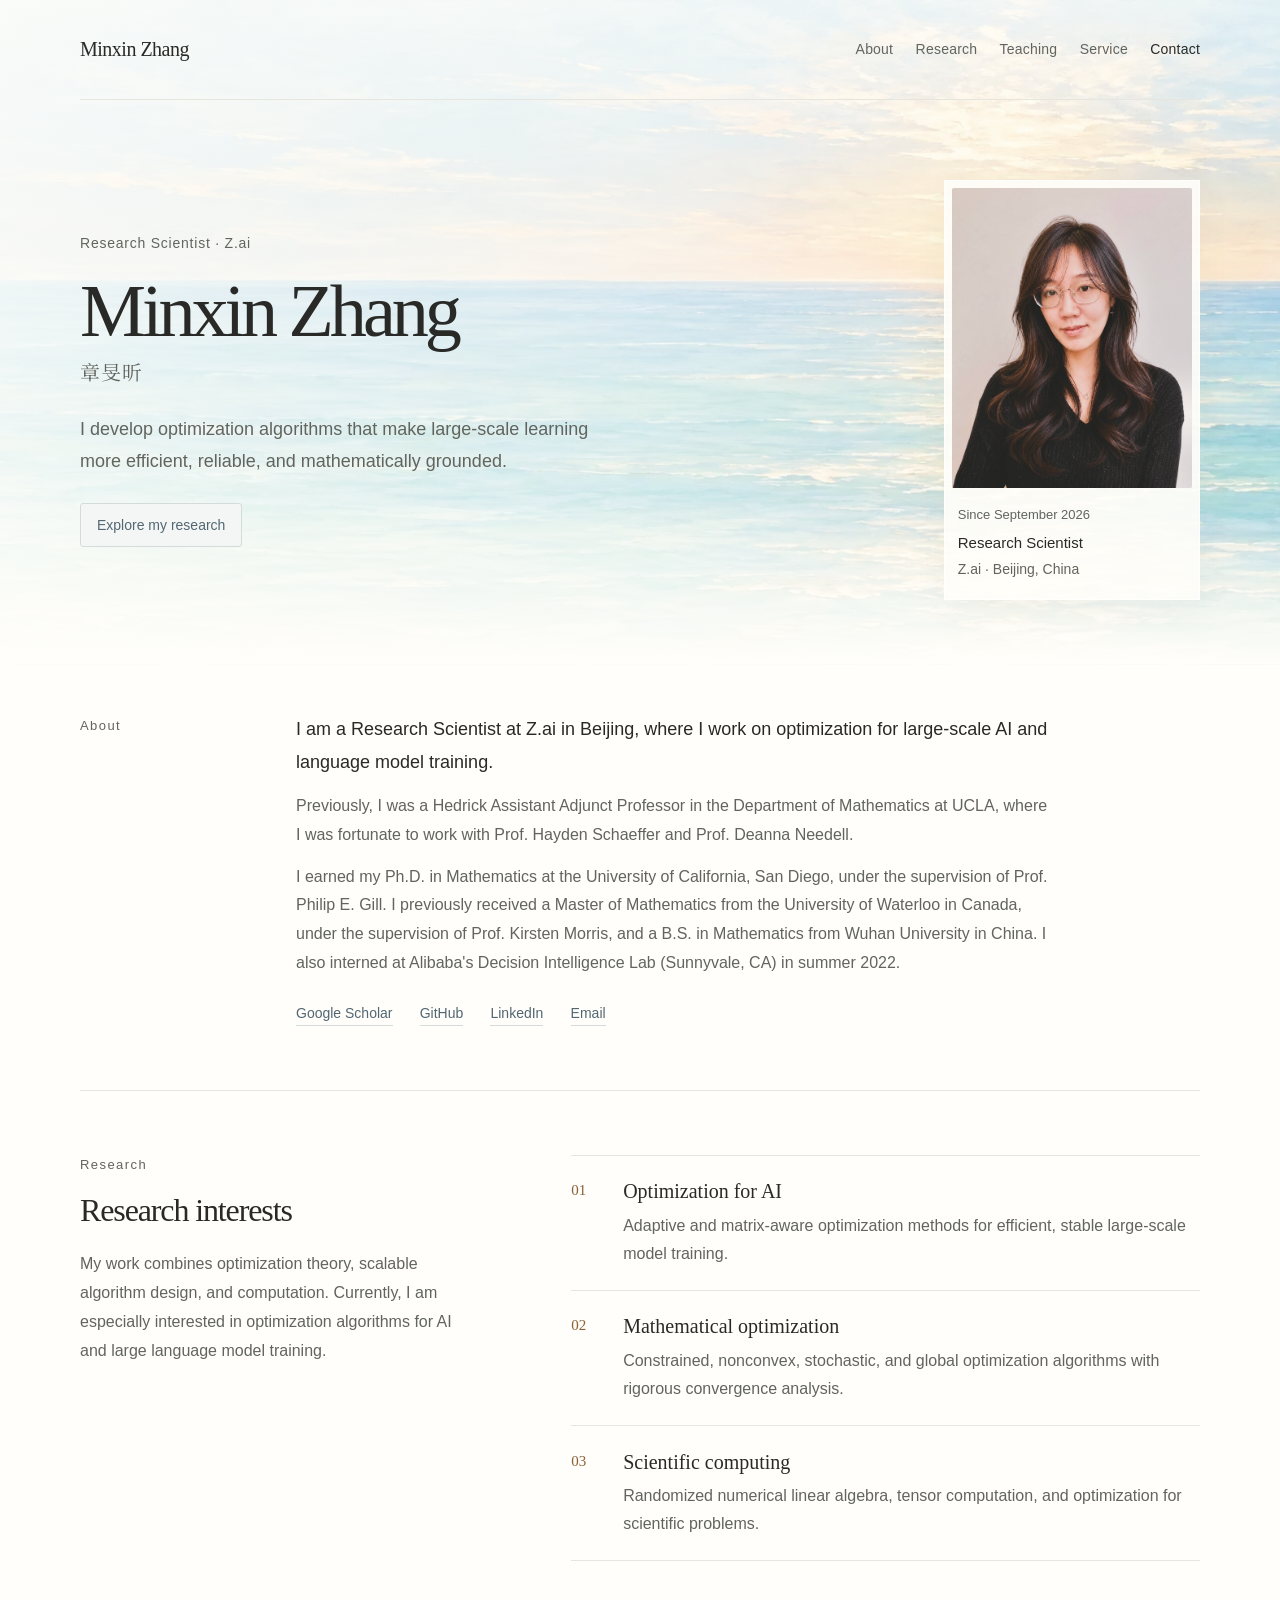
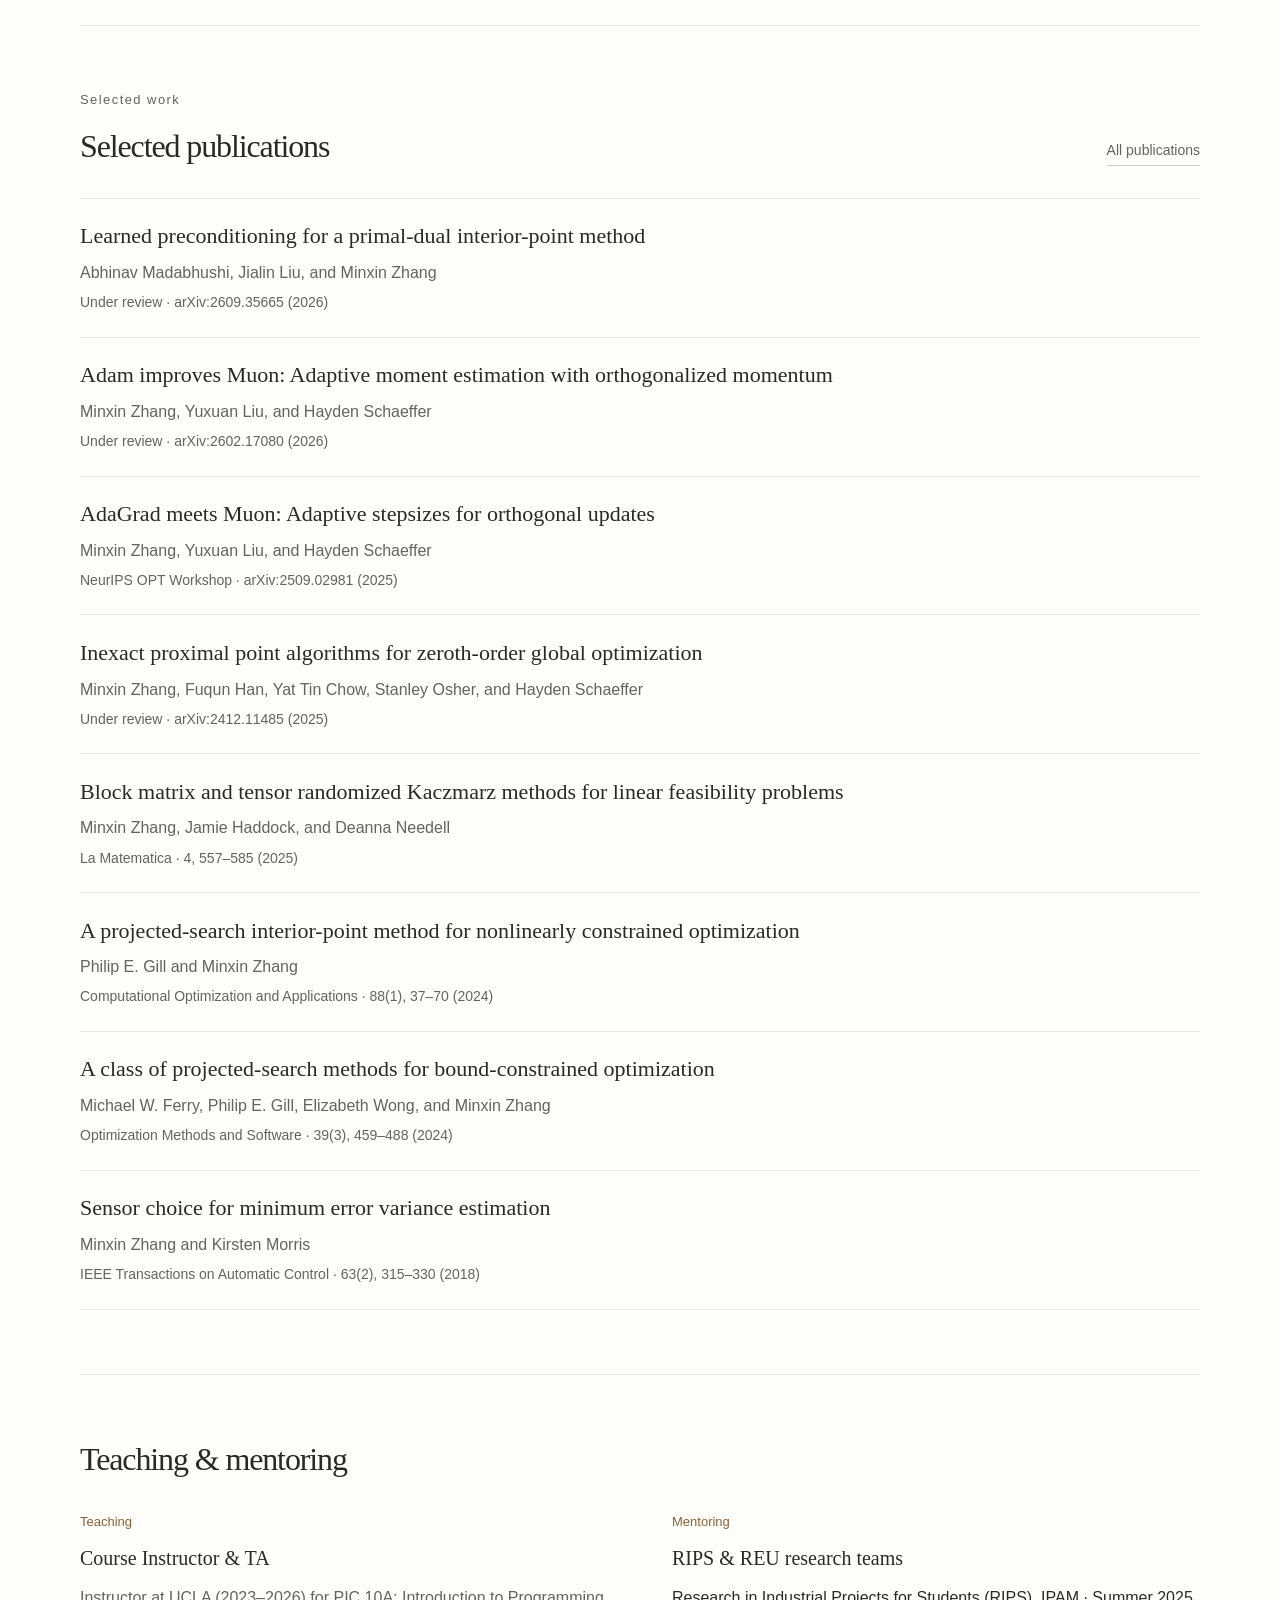
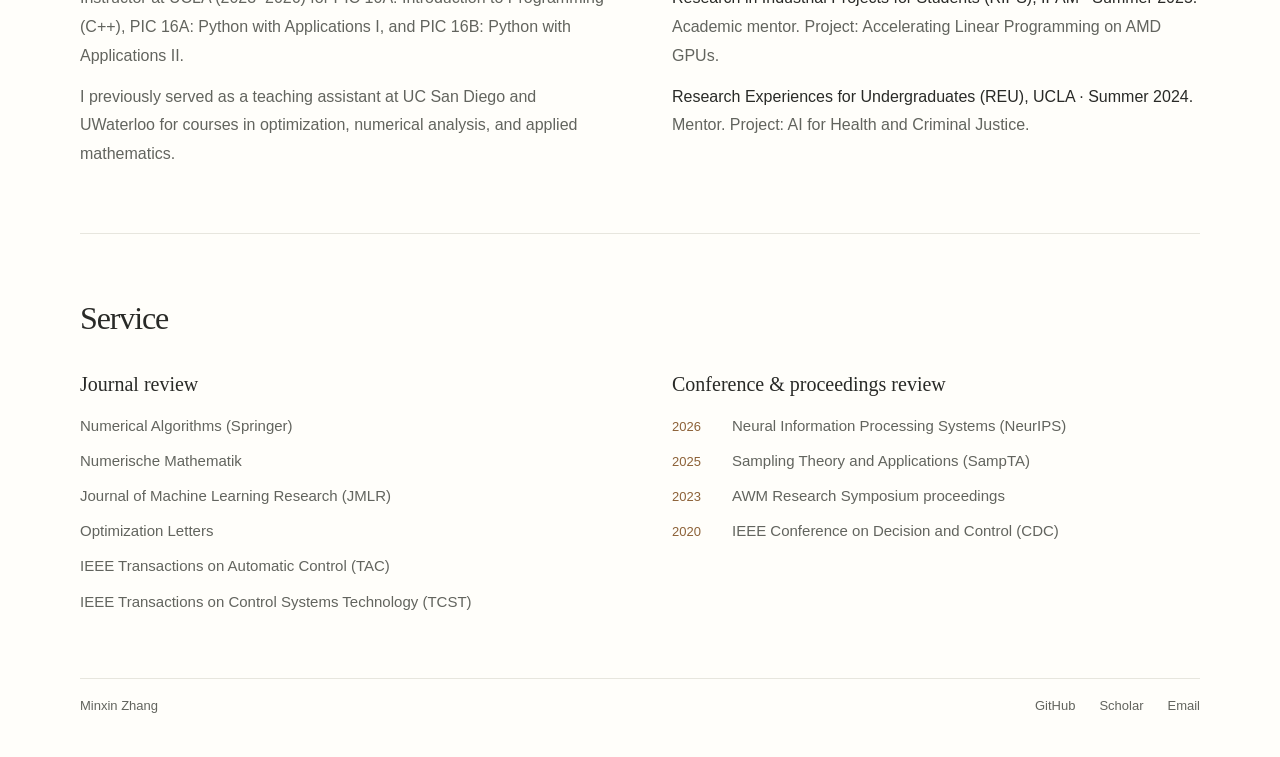
<file: index.html>
<!doctype html>
<html lang="en">
<head>
  <meta charset="utf-8">
  <meta name="viewport" content="width=device-width, initial-scale=1">
  <title>Minxin Zhang | Research Scientist at Z.ai</title>
  <meta name="description" content="Minxin Zhang is a Research Scientist at Z.ai in Beijing, working on large-scale AI training, matrix-aware optimization, and scientific computing.">
  <link rel="canonical" href="https://minxin-zhg.github.io/">
  <link rel="icon" href="./assets/favicon.svg" type="image/svg+xml">
  <link rel="stylesheet" href="./styles.css">
</head>
<body class="antialiased">
<main><div class="opening"><div class="hero-atmosphere" aria-hidden="true"></div><header class="site-header"><a class="wordmark" href="#top" aria-label="Minxin Zhang, home"><span lang="en">Minxin Zhang</span></a><nav class="nav" aria-label="Primary navigation"><a href="#about">About</a><a href="#research">Research</a><a href="#teaching">Teaching</a><a href="#service">Service</a><a class="nav-contact" href="mailto:zhangmx815@gmail.com">Contact</a></nav></header><section class="hero" id="top"><div class="hero-copy"><p class="eyebrow">Research Scientist · <span lang="en">Z.ai</span></p><h1 lang="en">Minxin Zhang</h1><p class="hero-chinese-name" lang="zh-CN">章旻昕</p><p class="hero-lede">I develop optimization algorithms that make large-scale learning more efficient, reliable, and mathematically grounded.</p><div class="hero-actions"><a class="button button-dark" href="#research">Explore my research</a></div></div><div class="portrait-column"><div class="portrait-wrap"><img class="portrait" src="./assets/minxin-zhang.jpg" alt="Portrait of Minxin Zhang" width="1179" height="1473"/></div><div class="position-card"><div><p>Since September 2026</p><strong>Research Scientist</strong><span>Z.ai · Beijing, China</span></div></div></div></section></div><section class="intro-band" id="about" aria-label="About"><p class="section-kicker">About</p><div><p class="intro-statement">I am a Research Scientist at Z.ai in Beijing, where I work on optimization for large-scale AI and language model training.</p><p class="intro-background">Previously, I was a Hedrick Assistant Adjunct Professor in the Department of Mathematics at UCLA, where I was fortunate to work with Prof. Hayden Schaeffer and Prof. Deanna Needell.</p><p class="intro-background">I earned my Ph.D. in Mathematics at the University of California, San Diego, under the supervision of Prof. Philip E. Gill. I previously received a Master of Mathematics from the University of Waterloo in Canada, under the supervision of Prof. Kirsten Morris, and a B.S. in Mathematics from Wuhan University in China. I also interned at Alibaba&#x27;s Decision Intelligence Lab (Sunnyvale, CA) in summer 2022.</p><div class="social-row"><a href="https://scholar.google.com/citations?hl=en&amp;user=JcPhmq8AAAAJ" lang="en">Google Scholar</a><a href="https://github.com/minxin-zhg" lang="en">GitHub</a><a href="https://www.linkedin.com/in/minxin-zhang" lang="en">LinkedIn</a><a href="mailto:zhangmx815@gmail.com">Email</a></div></div></section><section class="focus-section" id="research" aria-labelledby="research-title"><div class="focus-intro"><p class="section-kicker">Research</p><h2 id="research-title">Research interests</h2><p>My work combines optimization theory, scalable algorithm design, and computation. Currently, I am especially interested in optimization algorithms for AI and large language model training.</p></div><div class="focus-grid"><article class="focus-card"><span>01</span><h3>Optimization for AI</h3><p>Adaptive and matrix-aware optimization methods for efficient, stable large-scale model training.</p></article><article class="focus-card"><span>02</span><h3>Mathematical optimization</h3><p>Constrained, nonconvex, stochastic, and global optimization algorithms with rigorous convergence analysis.</p></article><article class="focus-card"><span>03</span><h3>Scientific computing</h3><p>Randomized numerical linear algebra, tensor computation, and optimization for scientific problems.</p></article></div></section><section class="research-section" id="publications" aria-labelledby="publications-title"><div class="section-heading"><div><p class="section-kicker">Selected work</p><h2 id="publications-title">Selected publications</h2></div><a class="text-link" href="https://scholar.google.com/citations?hl=en&amp;user=JcPhmq8AAAAJ">All publications</a></div><div class="publication-list"><a class="publication" href="https://arxiv.org/abs/2609.35665"><div class="publication-main"><h3 lang="en">Learned preconditioning for a primal-dual interior-point method</h3><p class="publication-authors" lang="en">Abhinav Madabhushi, Jialin Liu, and Minxin Zhang</p><p class="publication-venue"><span lang="en">Under review</span> · <span lang="en">arXiv:2609.35665</span> <time dateTime="2026">(2026)</time></p></div></a><a class="publication" href="https://arxiv.org/abs/2602.17080"><div class="publication-main"><h3 lang="en">Adam improves Muon: Adaptive moment estimation with orthogonalized momentum</h3><p class="publication-authors" lang="en">Minxin Zhang, Yuxuan Liu, and Hayden Schaeffer</p><p class="publication-venue"><span lang="en">Under review</span> · <span lang="en">arXiv:2602.17080</span> <time dateTime="2026">(2026)</time></p></div></a><a class="publication" href="https://arxiv.org/abs/2509.02981"><div class="publication-main"><h3 lang="en">AdaGrad meets Muon: Adaptive stepsizes for orthogonal updates</h3><p class="publication-authors" lang="en">Minxin Zhang, Yuxuan Liu, and Hayden Schaeffer</p><p class="publication-venue"><span lang="en">NeurIPS OPT Workshop</span> · <span lang="en">arXiv:2509.02981</span> <time dateTime="2025">(2025)</time></p></div></a><a class="publication" href="https://arxiv.org/abs/2412.11485"><div class="publication-main"><h3 lang="en">Inexact proximal point algorithms for zeroth-order global optimization</h3><p class="publication-authors" lang="en">Minxin Zhang, Fuqun Han, Yat Tin Chow, Stanley Osher, and Hayden Schaeffer</p><p class="publication-venue"><span lang="en">Under review</span> · <span lang="en">arXiv:2412.11485</span> <time dateTime="2025">(2025)</time></p></div></a><a class="publication" href="https://link.springer.com/article/10.1007/s44007-025-00163-z"><div class="publication-main"><h3 lang="en">Block matrix and tensor randomized Kaczmarz methods for linear feasibility problems</h3><p class="publication-authors" lang="en">Minxin Zhang, Jamie Haddock, and Deanna Needell</p><p class="publication-venue"><span lang="en">La Matematica</span> · <span lang="en">4, 557–585</span> <time dateTime="2025">(2025)</time></p></div></a><a class="publication" href="https://doi.org/10.1007/s10589-023-00549-1"><div class="publication-main"><h3 lang="en">A projected-search interior-point method for nonlinearly constrained optimization</h3><p class="publication-authors" lang="en">Philip E. Gill and Minxin Zhang</p><p class="publication-venue"><span lang="en">Computational Optimization and Applications</span> · <span lang="en">88(1), 37–70</span> <time dateTime="2024">(2024)</time></p></div></a><a class="publication" href="https://doi.org/10.1080/10556788.2023.2241769"><div class="publication-main"><h3 lang="en">A class of projected-search methods for bound-constrained optimization</h3><p class="publication-authors" lang="en">Michael W. Ferry, Philip E. Gill, Elizabeth Wong, and Minxin Zhang</p><p class="publication-venue"><span lang="en">Optimization Methods and Software</span> · <span lang="en">39(3), 459–488</span> <time dateTime="2024">(2024)</time></p></div></a><a class="publication" href="https://doi.org/10.1109/TAC.2017.2714643"><div class="publication-main"><h3 lang="en">Sensor choice for minimum error variance estimation</h3><p class="publication-authors" lang="en">Minxin Zhang and Kirsten Morris</p><p class="publication-venue"><span lang="en">IEEE Transactions on Automatic Control</span> · <span lang="en">63(2), 315–330</span> <time dateTime="2018">(2018)</time></p></div></a></div></section><section class="teaching-section" id="teaching" aria-labelledby="teaching-title"><div class="section-heading"><h2 id="teaching-title">Teaching &amp; mentoring</h2></div><div class="teaching-grid"><article><span>Teaching</span><h3>Course Instructor &amp; TA</h3><p>Instructor at UCLA (2023–2026) for PIC 10A: Introduction to Programming (C++), PIC 16A: Python with Applications I, and PIC 16B: Python with Applications II.</p><p>I previously served as a teaching assistant at UC San Diego and UWaterloo for courses in optimization, numerical analysis, and applied mathematics.</p></article><article><span>Mentoring</span><h3>RIPS &amp; REU research teams</h3><p><strong><span lang="en">Research in Industrial Projects for Students (RIPS), IPAM</span> · Summer 2025.</strong> Academic mentor. Project: <span lang="en">Accelerating Linear Programming on AMD GPUs</span>.</p><p><strong><span lang="en">Research Experiences for Undergraduates (REU), UCLA</span> · Summer 2024.</strong> Mentor. Project: <span lang="en">AI for Health and Criminal Justice</span>.</p></article></div></section><section class="service-section" id="service" aria-labelledby="service-title"><div class="section-heading"><h2 id="service-title">Service</h2></div><div class="service-grid"><article><h3>Journal review</h3><ul class="review-list" role="list" lang="en"><li>Numerical Algorithms (Springer)</li><li>Numerische Mathematik</li><li>Journal of Machine Learning Research (JMLR)</li><li>Optimization Letters</li><li>IEEE Transactions on Automatic Control (TAC)</li><li>IEEE Transactions on Control Systems Technology (TCST)</li></ul></article><article><h3>Conference &amp; proceedings review</h3><ul class="review-list conference-list" role="list" lang="en"><li><time dateTime="2026">2026</time><span>Neural Information Processing Systems (NeurIPS)</span></li><li><time dateTime="2025">2025</time><span>Sampling Theory and Applications (SampTA)</span></li><li><time dateTime="2023">2023</time><span>AWM Research Symposium proceedings</span></li><li><time dateTime="2020">2020</time><span>IEEE Conference on Decision and Control (CDC)</span></li></ul></article></div></section><div class="footer-divider" aria-hidden="true"><span></span></div><footer class="footer"><div><p lang="en">Minxin Zhang</p></div><div class="footer-links"><a href="https://github.com/minxin-zhg" lang="en">GitHub</a><a href="https://scholar.google.com/citations?hl=en&amp;user=JcPhmq8AAAAJ" lang="en">Scholar</a><a href="mailto:zhangmx815@gmail.com">Email</a></div></footer></main>
</body>
</html>
</file>
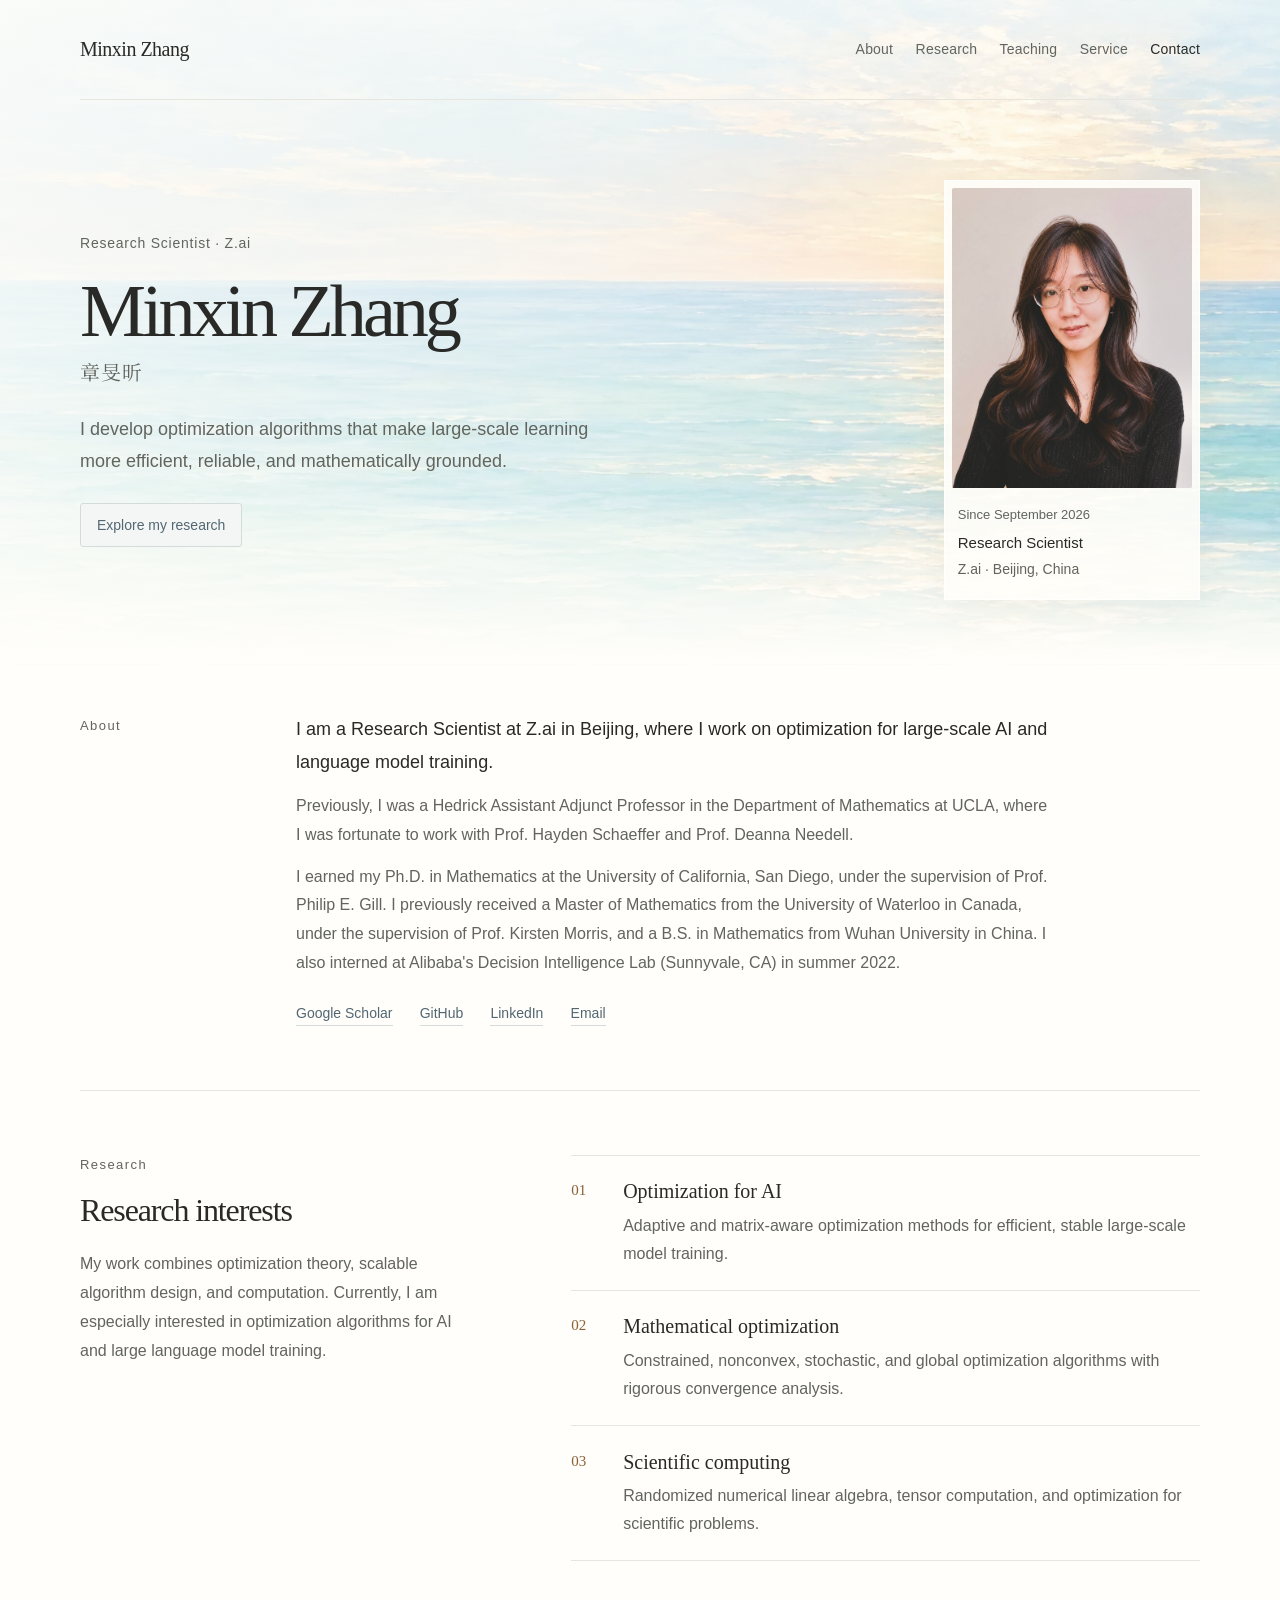
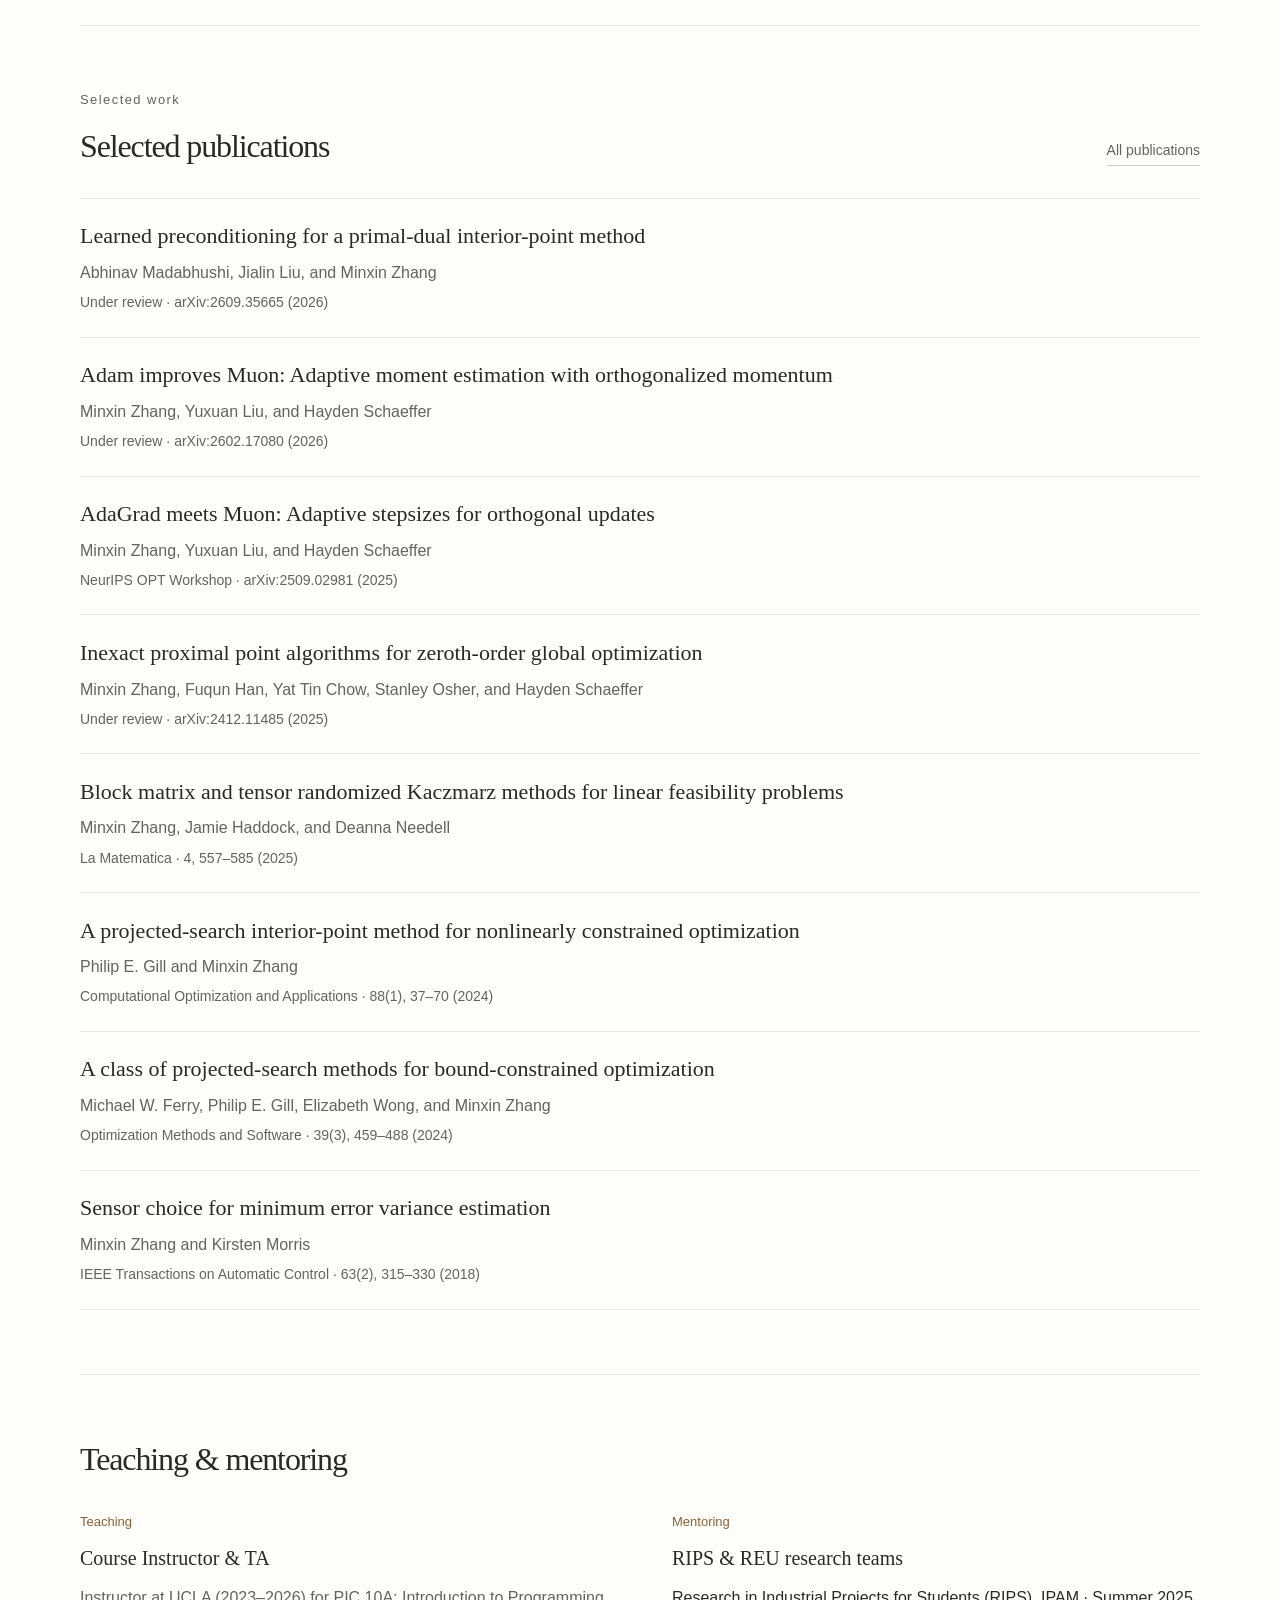
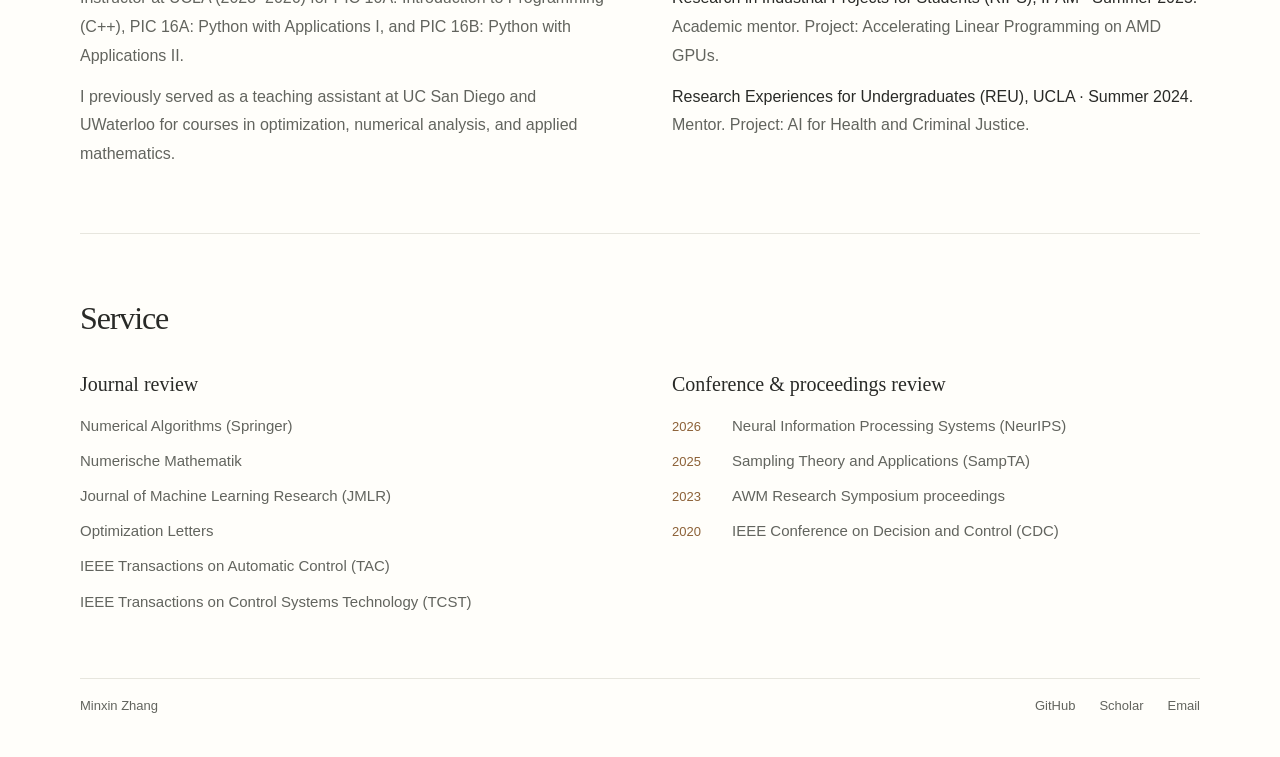
<file: zh/index.html>
<!doctype html>
<html lang="en">
<head>
  <meta charset="utf-8">
  <meta name="viewport" content="width=device-width, initial-scale=1">
  <meta name="robots" content="noindex">
  <meta http-equiv="refresh" content="0; url=../">
  <link rel="canonical" href="https://minxin-zhg.github.io/">
  <title>Minxin Zhang</title>
</head>
<body><p><a href="../">Continue to Minxin Zhang’s website</a></p></body>
</html>
</file>
<file: styles.css>
/*! tailwindcss v4.2.1 | MIT License | https://tailwindcss.com */
@layer theme{:root,:host{--font-sans:ui-sans-serif, system-ui, sans-serif, "Apple Color Emoji", "Segoe UI Emoji", "Segoe UI Symbol", "Noto Color Emoji";--font-mono:ui-monospace, SFMono-Regular, Menlo, Monaco, Consolas, "Liberation Mono", "Courier New", monospace;--spacing:.25rem;--default-font-family:var(--font-sans);--default-mono-font-family:var(--font-mono)}}@layer base{*,:after,:before,::backdrop{box-sizing:border-box;border:0 solid;margin:0;padding:0}::file-selector-button{box-sizing:border-box;border:0 solid;margin:0;padding:0}html,:host{-webkit-text-size-adjust:100%;tab-size:4;line-height:1.5;font-family:var(--default-font-family,ui-sans-serif, system-ui, sans-serif, "Apple Color Emoji", "Segoe UI Emoji", "Segoe UI Symbol", "Noto Color Emoji");font-feature-settings:var(--default-font-feature-settings,normal);font-variation-settings:var(--default-font-variation-settings,normal);-webkit-tap-highlight-color:transparent}hr{height:0;color:inherit;border-top-width:1px}abbr:where([title]){-webkit-text-decoration:underline dotted;text-decoration:underline dotted}h1,h2,h3,h4,h5,h6{font-size:inherit;font-weight:inherit}a{color:inherit;-webkit-text-decoration:inherit;-webkit-text-decoration:inherit;-webkit-text-decoration:inherit;-webkit-text-decoration:inherit;text-decoration:inherit}b,strong{font-weight:bolder}code,kbd,samp,pre{font-family:var(--default-mono-font-family,ui-monospace, SFMono-Regular, Menlo, Monaco, Consolas, "Liberation Mono", "Courier New", monospace);font-feature-settings:var(--default-mono-font-feature-settings,normal);font-variation-settings:var(--default-mono-font-variation-settings,normal);font-size:1em}small{font-size:80%}sub,sup{vertical-align:baseline;font-size:75%;line-height:0;position:relative}sub{bottom:-.25em}sup{top:-.5em}table{text-indent:0;border-color:inherit;border-collapse:collapse}:-moz-focusring{outline:auto}progress{vertical-align:baseline}summary{display:list-item}ol,ul,menu{list-style:none}img,svg,video,canvas,audio,iframe,embed,object{vertical-align:middle;display:block}img,video{max-width:100%;height:auto}button,input,select,optgroup,textarea{font:inherit;font-feature-settings:inherit;font-variation-settings:inherit;letter-spacing:inherit;color:inherit;opacity:1;background-color:#0000;border-radius:0}::file-selector-button{font:inherit;font-feature-settings:inherit;font-variation-settings:inherit;letter-spacing:inherit;color:inherit;opacity:1;background-color:#0000;border-radius:0}:where(select:is([multiple],[size])) optgroup{font-weight:bolder}:where(select:is([multiple],[size])) optgroup option{padding-inline-start:20px}::file-selector-button{margin-inline-end:4px}::placeholder{opacity:1}@supports (not ((-webkit-appearance:-apple-pay-button))) or (contain-intrinsic-size:1px){::placeholder{color:currentColor}@supports (color:color-mix(in lab, red, red)){::placeholder{color:color-mix(in oklab, currentcolor 50%, transparent)}}}textarea{resize:vertical}::-webkit-search-decoration{-webkit-appearance:none}::-webkit-date-and-time-value{min-height:1lh;text-align:inherit}::-webkit-datetime-edit{display:inline-flex}::-webkit-datetime-edit-fields-wrapper{padding:0}::-webkit-datetime-edit{padding-block:0}::-webkit-datetime-edit-year-field{padding-block:0}::-webkit-datetime-edit-month-field{padding-block:0}::-webkit-datetime-edit-day-field{padding-block:0}::-webkit-datetime-edit-hour-field{padding-block:0}::-webkit-datetime-edit-minute-field{padding-block:0}::-webkit-datetime-edit-second-field{padding-block:0}::-webkit-datetime-edit-millisecond-field{padding-block:0}::-webkit-datetime-edit-meridiem-field{padding-block:0}::-webkit-calendar-picker-indicator{line-height:1}:-moz-ui-invalid{box-shadow:none}button,input:where([type=button],[type=reset],[type=submit]){appearance:button}::file-selector-button{appearance:button}::-webkit-inner-spin-button{height:auto}::-webkit-outer-spin-button{height:auto}[hidden]:where(:not([hidden=until-found])){display:none!important}}@layer components;@layer utilities{.visible{visibility:visible}.relative{position:relative}.start{inset-inline-start:var(--spacing)}.table{display:table}.italic{font-style:italic}.antialiased{-webkit-font-smoothing:antialiased;-moz-osx-font-smoothing:grayscale}}@font-face{font-family:Minxin Name Serif;src:url(./assets/fonts/noto-serif-sc-name.woff)format("woff");font-style:normal;font-weight:400;font-display:swap;unicode-range:U+65FB,U+6615,U+7AE0}:root{--ink:#292a27;--muted:#62645e;--paper:#fffefa;--line:#e7e6de;--accent:#8c6137;--leaf:#526772;--tint:#f4f6f5}*{box-sizing:border-box}html{scroll-behavior:smooth;scroll-padding-top:5.5rem}body{background:var(--paper);color:var(--ink);text-rendering:optimizelegibility;margin:0;font-family:-apple-system,BlinkMacSystemFont,Segoe UI,Arial,sans-serif;font-size:1rem;line-height:1.65;overflow-x:clip}a{color:inherit;text-decoration:none}a:focus-visible{outline:2px solid var(--leaf);outline-offset:5px}::selection{color:var(--ink);background:#ebe4c9}main{width:min(100% - 4rem,70rem);margin-inline:auto}.site-header{z-index:2;border-bottom:1px solid var(--line);justify-content:space-between;align-items:center;gap:2rem;min-height:6.25rem;display:flex;position:relative}.wordmark{letter-spacing:-.025em;white-space:nowrap;font-family:Georgia,Times New Roman,serif;font-size:1.25rem}.nav{letter-spacing:.015em;color:var(--muted);flex-wrap:wrap;align-items:center;gap:1.4rem;margin-left:auto;font-size:.875rem;display:flex}.nav a{padding-block:.5rem;transition:color .18s}.nav a:hover{color:var(--accent)}.nav-contact{color:var(--ink)}html[lang=zh-CN] body{font-family:-apple-system,BlinkMacSystemFont,Segoe UI,PingFang SC,Microsoft YaHei,Arial,sans-serif}html[lang=zh-CN] h2,html[lang=zh-CN] .focus-card h3,html[lang=zh-CN] .teaching-grid h3,html[lang=zh-CN] .service-grid h3{letter-spacing:0;font-family:Georgia,Songti SC,Noto Serif CJK SC,SimSun,serif}html[lang=zh-CN] .wordmark,html[lang=zh-CN] .hero h1{letter-spacing:.03em;font-family:Minxin Name Serif,Songti SC,Noto Serif CJK SC,SimSun,serif}html[lang=zh-CN] .hero h1{font-size:clamp(2.65rem,4.75vw,4.1rem);line-height:1.2}html[lang=zh-CN] .eyebrow,html[lang=zh-CN] .section-kicker,html[lang=zh-CN] .nav{letter-spacing:0}.opening{isolation:isolate;position:relative}.hero{grid-template-columns:minmax(0,1fr) 16rem;align-items:center;gap:clamp(3rem,8vw,7rem);padding:5rem 0 4rem;display:grid;position:relative}.hero-atmosphere{z-index:-1;pointer-events:none;background-image:linear-gradient(to bottom, #fffefa8c, transparent 27%, transparent 74%, var(--paper) 100%), linear-gradient(to right, #fffefade, #fffefaa8 46%, #fffefa38 100%), url(./assets/ocean-sunrise.webp);background-position:50%;background-size:cover;width:100vw;position:absolute;top:0;bottom:-1px;left:calc(50% - 50vw)}.hero-copy{min-width:0}.eyebrow,.section-kicker{color:var(--muted);letter-spacing:.055em;margin:0 0 1rem;font-size:.875rem;font-weight:400;line-height:1.5}.section-kicker{letter-spacing:.11em;font-size:.8125rem}.hero h1{letter-spacing:-.055em;margin:0;font-family:Georgia,Times New Roman,serif;font-size:clamp(3.25rem,5.8vw,5rem);font-weight:400;line-height:1.12}.hero-chinese-name{color:var(--muted);white-space:nowrap;letter-spacing:.04em;margin:.4rem 0 0;font-family:Minxin Name Serif,Songti SC,Noto Serif CJK SC,SimSun,serif;font-size:clamp(1rem,1.6vw,1.25rem);font-weight:400;line-height:1.4}.hero-lede{max-width:34rem;color:var(--muted);margin:1.6rem 0 0;font-size:1.125rem;line-height:1.8}.hero-actions{flex-wrap:wrap;align-items:center;gap:1.5rem;margin-top:1.6rem;display:flex}.button{background:var(--tint);min-height:2.75rem;color:var(--leaf);border:1px solid #d4dcdb;border-radius:3px;justify-content:center;align-items:center;padding:.55rem 1rem;font-size:.875rem;transition:background .18s,border-color .18s;display:inline-flex}.button:hover{background:#eaf0ef;border-color:#aebfbd}.text-link{color:var(--muted);border-bottom:1px solid #cbcbbf;padding-bottom:.15rem;font-size:.875rem;transition:color .18s,border-color .18s}.text-link:hover{color:var(--accent);border-color:var(--accent)}.portrait-column{background:#fffefae6;border:1px solid #ffffffd9;align-self:start;width:16rem;padding:.45rem .45rem 1.1rem;box-shadow:0 8px 32px #3a56610e}.portrait-wrap{aspect-ratio:.8;background:#efeee7;border-radius:2px;overflow:hidden}.portrait{object-fit:cover;object-position:center 25%;width:100%;height:100%}.position-card{padding:1rem .35rem 0}.position-card p,.position-card strong,.position-card span{margin:0;display:block}.position-card p{color:var(--muted);margin-bottom:.4rem;font-size:.8125rem}.position-card strong{font-size:.9375rem;font-weight:400;line-height:1.5}.position-card span{color:var(--muted);margin-top:.25rem;font-size:.875rem}.intro-band{border-top:1px solid var(--line);grid-template-columns:11rem minmax(0,1fr);gap:2.5rem;padding:3rem 0 4rem;display:grid}.intro-band .section-kicker{padding-top:.2rem}.intro-statement{max-width:47rem;margin:0;font-size:1.125rem;line-height:1.85}.intro-background{max-width:47rem;color:var(--muted);margin:.8rem 0 0;font-size:1rem;line-height:1.8}.social-row{flex-wrap:wrap;gap:.75rem 1.7rem;margin-top:1.5rem;display:flex}.social-row a{color:var(--leaf);border-bottom:1px solid #d4dcdb;font-size:.875rem}.social-row a:hover{color:var(--accent);border-color:var(--accent)}.focus-section,.research-section,.teaching-section,.service-section{border-top:1px solid var(--line);padding:4rem 0}h2{letter-spacing:-.035em;margin:0;font-family:Georgia,Times New Roman,serif;font-size:2rem;font-weight:400;line-height:1.25}.focus-section{grid-template-columns:minmax(0,.85fr) minmax(0,1.3fr);gap:5rem;display:grid}.focus-intro>p:last-child{max-width:25rem;color:var(--muted);margin:1.25rem 0 0;font-size:1rem;line-height:1.8}.focus-grid{border-top:1px solid var(--line)}.focus-card{border-bottom:1px solid var(--line);grid-template-columns:2rem minmax(0,1fr);gap:.4rem 1.25rem;padding:1.4rem 0;display:grid}.focus-card>span{color:var(--accent);grid-row:span 2;font-family:Georgia,Times New Roman,serif;font-size:.9375rem}.focus-card h3{margin:0;font-family:Georgia,Times New Roman,serif;font-size:1.25rem;font-weight:400;line-height:1.35}.focus-card p{color:var(--muted);grid-column:2;margin:0;font-size:1rem;line-height:1.75}.section-heading{justify-content:space-between;align-items:flex-end;gap:2rem;margin-bottom:2rem;display:flex}.publication-list{border-top:1px solid var(--line)}.publication{border-bottom:1px solid var(--line);padding:1.4rem 0;display:block}.publication h3{max-width:55rem;margin:0;font-family:Georgia,Times New Roman,serif;font-size:1.375rem;font-weight:400;line-height:1.4;transition:color .18s}.publication:hover h3{color:var(--leaf)}.publication-authors{color:var(--muted);margin:.5rem 0 0;font-size:1rem;line-height:1.65}.publication-venue{color:var(--muted);margin:.3rem 0 0;font-size:.875rem;line-height:1.65}.teaching-grid,.service-grid{grid-template-columns:repeat(2,minmax(0,1fr));gap:2.5rem 4rem;display:grid}.teaching-grid article>span{color:var(--accent);margin-bottom:.75rem;font-size:.8125rem;display:block}.teaching-grid h3,.service-grid h3{margin:0;font-family:Georgia,Times New Roman,serif;font-size:1.25rem;font-weight:400;line-height:1.4}.teaching-grid p{color:var(--muted);margin:.75rem 0 0;font-size:1rem;line-height:1.8}.teaching-grid p strong{color:var(--ink);font-weight:500}.review-list{color:var(--muted);margin:1rem 0 0;padding:0;font-size:.9375rem;line-height:1.65;list-style:none}.review-list li+li{margin-top:.65rem}.conference-list li{grid-template-columns:3rem minmax(0,1fr);gap:.75rem;display:grid}.conference-list time{color:var(--accent);font-variant-numeric:tabular-nums;padding-top:.1rem;font-size:.8125rem}.footer{color:var(--muted);flex-wrap:wrap;justify-content:space-between;gap:1rem 2rem;padding:1rem 0 2.5rem;font-size:.8125rem;display:flex}.footer p{margin:0}.footer-links{flex-wrap:wrap;gap:1.5rem;display:flex}.footer a:hover{color:var(--accent)}.footer-divider{pointer-events:none;display:flex}.footer-divider span{background:var(--line);flex:1;height:1px}@media (width<=960px){.hero{grid-template-columns:minmax(0,1fr) 14rem;gap:3rem}.portrait-column{width:14rem}.focus-section{gap:3rem}}@media (width<=760px){main{width:min(100% - 3rem,70rem)}.site-header{grid-template-columns:minmax(0,1fr) auto;align-items:center;gap:.5rem 1rem;min-height:0;padding:1.25rem 0;display:grid}.wordmark{grid-area:1/1}.nav{grid-area:2/1/auto/-1;gap:.25rem 1.25rem;width:100%;margin-left:0}.hero{grid-template-columns:minmax(0,1fr) 11rem;gap:2rem;padding:3.5rem 0 3rem}.hero h1{font-size:clamp(2.8rem,6.6vw,3.75rem)}html[lang=zh-CN] .hero h1{font-size:clamp(2.3rem,5.4vw,3.08rem)}.hero-lede{font-size:1rem}.portrait-column{width:11rem}.intro-band{grid-template-columns:1fr;gap:.4rem}.focus-section{grid-template-columns:1fr;gap:2rem}.focus-intro>p:last-child{max-width:38rem}.teaching-grid,.service-grid{grid-template-columns:1fr;gap:2rem}.section-heading{flex-direction:column;align-items:flex-start;gap:1rem}}@media (width<=560px){main{width:calc(100% - 2.5rem)}.wordmark{font-size:1.125rem}.nav{gap:.25rem clamp(.65rem,3vw,1.15rem);font-size:.875rem}.hero{grid-template-columns:1fr;gap:2.5rem;padding-top:2.75rem}.hero h1{font-size:clamp(2.75rem,10.5vw,3.5rem)}html[lang=zh-CN] .hero h1{font-size:clamp(2.25rem,8.6vw,2.9rem)}.hero-lede{margin-top:1.25rem}.hero-actions{gap:1.25rem}.hero-atmosphere{background-image:linear-gradient(to bottom, #fffefaad, #fffefa9e 35%, #fffefa61 75%, var(--paper)), url(./assets/ocean-sunrise.webp);background-position:68%}.portrait-column{width:min(100%,15rem)}.portrait-wrap{aspect-ratio:.9}.focus-section,.research-section,.teaching-section,.service-section{padding-block:3rem}h2{font-size:1.75rem}.publication h3{font-size:1.25rem}.footer{flex-direction:column}}@media (prefers-reduced-motion:reduce){html{scroll-behavior:auto}*,:before,:after{transition-duration:.01ms!important}}
</file>
